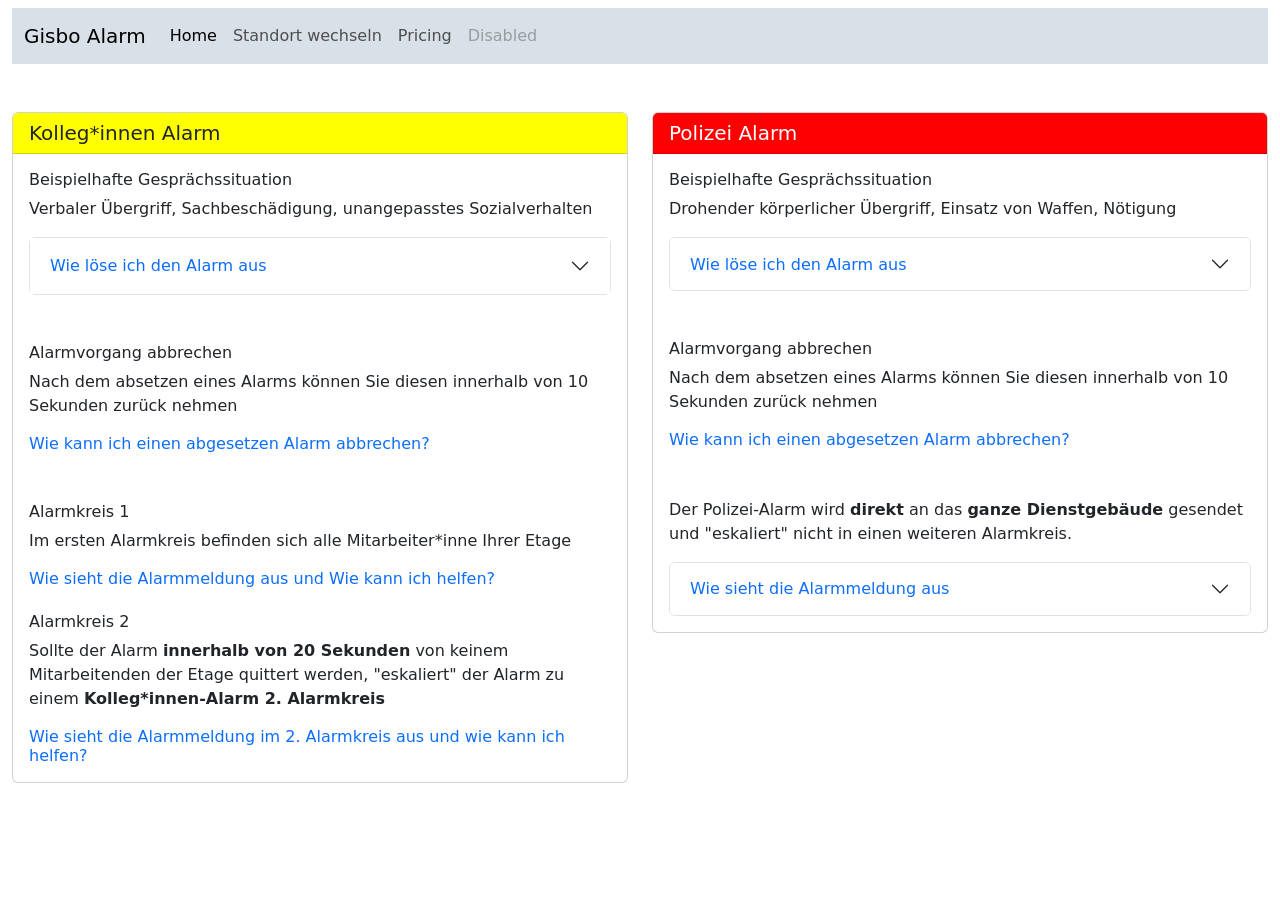
<file: GibsoHandout/index.html>
<!doctype html>
<html lang="en">
  <head>
    <!-- Required meta tags -->
    <meta charset="utf-8">
    <meta http-equiv="X-UA-Compatible" content="IE=edge">
    <meta name="viewport" content="width=device-width, initial-scale=1">
    <title>Handout Gisbo-Alarm</title>
    <link rel="stylesheet" href="assets/css/style.css">
    <!-- Bootstrap CSS -->
    <link href="https://cdn.jsdelivr.net/npm/bootstrap@5.0.2/dist/css/bootstrap.min.css" rel="stylesheet" integrity="sha384-EVSTQN3/azprG1Anm3QDgpJLIm9Nao0Yz1ztcQTwFspd3yD65VohhpuuCOmLASjC" crossorigin="anonymous">
  </head>
  <body>

  <!-- <nav class="navbar navbar-light bg-light">
  <div class="container-fluid">
    <a class="navbar-brand" href="#">
      <img src="/docs/5.0/assets/brand/bootstrap-logo.svg" alt="" width="30" height="24" class="d-inline-block align-text-top">
      Bootstrap
    </a>
    <div class="collapse navbar-collapse" id="navbarNavAltMarkup">
      <div class="navbar-nav">
        <a class="nav-link active" aria-current="page" href="#">Home</a>
        <a class="nav-link" href="#">Features</a>
        <a class="nav-link" href="#">Pricing</a>
        <a class="nav-link disabled" href="#" tabindex="-1" aria-disabled="true">Disabled</a>
      </div>
    </div>

  </div>
  
</nav> -->
<!--#d9e0e7' -->
<div class="container-fluid">
<nav class="navbar sticky-top navbar-expand-lg navbar-light mt-2" style="background-color: #d9e0e7;">
  <div class="container-fluid">
    <a class="navbar-brand" href="#">Gisbo Alarm</a>
    <button class="navbar-toggler" type="button" data-bs-toggle="collapse" data-bs-target="#navbarNavAltMarkup" aria-controls="navbarNavAltMarkup" aria-expanded="false" aria-label="Toggle navigation">
      <span class="navbar-toggler-icon"></span>
    </button>
    <div class="collapse navbar-collapse" id="navbarNavAltMarkup">
      <div class="navbar-nav">
        <a class="nav-link active" aria-current="page" href="#">Home</a>
        <a class="nav-link" href="ChangeLocation.html">Standort wechseln</a>
        <a class="nav-link" href="#">Pricing</a>
        <a class="nav-link disabled" href="#" tabindex="-1" aria-disabled="true">Disabled</a>
      </div>
    </div>
  </div>
</nav>

    

    
    <div class="row mt-5">
      <div class="col-sm-6">
        <div class="card">

          <h5 class="card-header" style="background-color: yellow;">Kolleg*innen Alarm</h5>

          <div class="card-body">
            <h6 class="card-title">Beispielhafte Gesprächssituation</h6>
            <p class="card-text">Verbaler Übergriff, Sachbeschädigung, unangepasstes Sozialverhalten</p>
            
            <div class="accordion">
              <div class="accordion-item">
                <!-- <h2 class="accordion-header" id="headingOne"> -->
                  <button class="accordion-button collapsed text-primary" type="button" data-bs-toggle="collapse" data-bs-target="#collapseOne" aria-expanded="true" aria-controls="collapseOne">
                    Wie löse ich den Alarm aus
                  </button>
                <!-- </h2> -->

                <div id="collapseOne" class="accordion-collapse collapse" aria-labelledby="headingOne" data-bs-parent="#accordionExample">
                  <div class="accordion-body">
                    <div class="container px-2">
                       <div class="row gx-5">
                        <p>Per Tastatur...</p>
                          <div class="col">
                            <img src="assets/img/tastatur_yellow.jpg" class="img-fluid" alt="AlarmTastaturYellow">
                          </div>
                          <div class="col">
                            <p>Die Tasten <strong>Pfeil nach links, Pfeil nach unten und Pfeil nach rechts</strong> für mind. 3 Sekunden gleichzeitig gedrückt halten.</p>
                          </div>
                      </div>
                      <div class="row gx-5 mt-3">
                        <p>oder mit den Desktop-Buttons...</p>
                          <div class="col">
                            <img src="assets/img/alarmierung_desktop_buttons.png" class="img-fluid mx-auto d-block" alt="AlarmDesktopButtonsYellow">
                          </div>
                          <div class="col">
                            <p>Maus-Klick auf den Gelben Button</p>
                          </div>
                      </div>
                      <div class="row gx-5 mt-3">
                        <p>oder mit dem Funkmelder (wenn vorhanden)</p>
                          <div class="col">
                            <img src="assets/img/alarmierung_desktop_buttons.png" class="img-fluid" alt="AlarmDesktopButtonsYellow">
                          </div>
                          <div class="col">
                            <p>Obere Taste drücken</p>
                          </div>
                      </div>
                    </div>
                  </div>
                </div>
              </div>
            </div>

            <h6 class="card-title mt-5">Alarmvorgang abbrechen</h6>
            <p class="card-text">Nach dem absetzen eines Alarms können Sie diesen innerhalb von 10 Sekunden zurück nehmen</p>

            <div>
              <div class="accordion-item">
                <h2 class="accordion-header" id="headingYellowTwo">
                  <button class="accordion-button collapsed text-primary" type="button" data-bs-toggle="collapse" data-bs-target="#collapseYellowTwo" aria-expanded="false" aria-controls="collapseYellowTwo">
                    Wie kann ich einen abgesetzen Alarm abbrechen?
                  </button>
                </h2>
                <div id="collapseYellowTwo" class="accordion-collapse collapse" aria-labelledby="headingYellowTwo" data-bs-parent="#accordionExample">
                  <div class="accordion-body">
                    <img src="assets/img/alarmierung_abbrechen.png" alt="AlarmAbbrechen">
                    <p class="mt-3">Mit Klick auf den Button „Abbrechen“ oder auf die Taste „esc“ (oben links auf der Tastatur) kann der Alarm gestoppt werden. Der Alarm wird dann nicht an andere Benutzer gesendet. Fehlalarme sollen so vorgebeugt werden. Nach Ablauf dieser Zeit erhalten alle Mitarbeitenden des ersten Alarmkreises eine Benachrichtigung (optisch und akustisch).</p>
                  </div>
                </div>
              </div>
            </div>

            <h6 class="card-title mt-5">Alarmkreis 1</h6>
            <p class="card-text">Im ersten Alarmkreis befinden sich alle Mitarbeiter*inne Ihrer Etage</p>

            <div>
              <div class="accordion-item">
                <h2 class="accordion-header" id="headingTwo">
                  <button class="accordion-button collapsed text-primary" type="button" data-bs-toggle="collapse" data-bs-target="#collapseTwo" aria-expanded="false" aria-controls="collapseTwo">
                    Wie sieht die Alarmmeldung aus und Wie kann ich helfen?
                  </button>
                </h2>
                <div id="collapseTwo" class="accordion-collapse collapse" aria-labelledby="headingTwo" data-bs-parent="#accordionExample">
                  <div class="accordion-body">
                    <div class="container px-2">
                      <div class="row gx-5">
                        <p>Im <strong>Alarmmeldungsfenster</strong> können alle für diesen Alarmtyp relavanten Handlungsanweisungen nachgelesen werden.</p>
                        <p>Auf allen Bildschirmen, welche sich in der gleichen Etage befinden, wird dieses Alarmfenster angezeigt und es ertönt ein Alarmton. Dies passiert 20 Sekunden lang bzw. bis eine andere Person
                                        auf der Etage den Alarm bestätigt. Parallel dazu werden alle Abteilungsleitungen über den Alarm informiert.</p>
                        <p>Das Alarmfenster schließt sich auf allen Bildschirmen des Alarmkreises, sobald der Alarm von einer Person quittiert wird.
                          Nur für die Person, die den Alarm quittiert, sind die Handlungsanweisungen noch nach der Bestätigung sichtbar.
                          Bestätigen Sie daher den Alarm, <strong>schließen Sie jedoch nicht die Alarmmeldung an sich!</strong></p>
                        <div class="col">
                            <img src="assets/img/alarmmeldung_yellow_1.png" alt="AlarmGelb">
                        </div>
                          <div class="col">
                            <p class="mt-4">
                            </p>
                          </div>
                      </div>
                    </div>
                    <p class="mt-3 text-success"><strong>Wie kann ich helfen?</strong></p>
                    <ul>
                      <li>Schritt 1: Sofern Sie sich in der Lage fühlen, bestätigen Sie den Alarm</li>
                      <li>Schritt 2: Sprechen Sie aktiv zwei weitere Personen an, die Sie unterstützen</li>
                      <li>Schritt 3: Begeben Sie sich zusammen VOR die Bürotür des o.g. Raums</li>
                      <li>Schritt 4: Deeskalieren Sie gemeinsam die Situation</li>
                    </ul>
                  </div>
                </div>
              </div>
            </div>

            <h6 class="card-title mt-4">Alarmkreis 2</h6>
            <p class="card-text">Sollte der Alarm <strong>innerhalb von 20 Sekunden</strong> von keinem Mitarbeitenden der Etage quittert werden, "eskaliert" 
              der Alarm zu einem <strong>Kolleg*innen-Alarm 2. Alarmkreis</strong>
            </p>

            <div>
              <div class="accordion-item">
                <h2 class="accordion-header" id="headingThree">
                  <button class="accordion-button collapsed text-primary" type="button" data-bs-toggle="collapse" data-bs-target="#collapseThree" aria-expanded="false" aria-controls="collapseTwo">
                    Wie sieht die Alarmmeldung im 2. Alarmkreis aus und wie kann ich helfen?
                  </button>
                </h2>
                <div id="collapseThree" class="accordion-collapse collapse" aria-labelledby="headingThree" data-bs-parent="#accordionExample">
                  <div class="accordion-body">
                    <div class="container px-2">
                      <div class="row gx-5">
                        <div class="col">
                          <img src="assets/img/alarmmeldung_yellow_2.png" alt="AlarmGelb">
                        </div>
                        <div class="col">
                          <p class="mt-4">Auf allen Bildschirmen im gesamten Gebäude, wird dieses Alarmfenster angezeigt und es ertönt ein Alarmton. Dies passiert 20 Sekunden lang bzw. bis eine andere Person
                                        auf der Etage den Alarm bestätigt. Parallel dazu werden alle Abteilungsleitungen über den Alarm informiert.
                            </p>
                        </div>
                      </div>
                    </div>

                    
                    <strong>This is the second item's accordion body.</strong> It is hidden by default, until the collapse plugin adds the appropriate classes that we use to style each element. These classes control the overall appearance, as well as the showing and hiding via CSS transitions. You can modify any of this with custom CSS or overriding our default variables. It's also worth noting that just about any HTML can go within the <code>.accordion-body</code>, though the transition does limit overflow.
                  </div>
                </div>
              </div>
            </div>


          </div>
        </div>
      </div>

      <div class="col-sm-6">
        <div class="card">

          <h5 class="card-header text-white" style="background-color: red;">
            Polizei Alarm
          </h5>

          <div class="card-body">
            <h6 class="card-title">Beispielhafte Gesprächssituation</h6>
            <p class="card-text">Drohender körperlicher Übergriff, Einsatz von Waffen, Nötigung</p>

            <div class="accordion mt-2">
              <div class="accordion-item">
                <h2 class="accordion-header" id="headingOneRed">
                  <button class="accordion-button collapsed text-primary" type="button" data-bs-toggle="collapse" data-bs-target="#collapseOneRed" aria-expanded="true" aria-controls="collapseOne">
                    Wie löse ich den Alarm aus
                  </button>
                </h2>
                <div id="collapseOneRed" class="accordion-collapse collapse" aria-labelledby="headingOne" data-bs-parent="#accordionExample">
                  <div class="accordion-body">
                    <img src="assets/img/alarmierung_red.png" alt="AlarmGelb">
                  </div>
                </div>
              </div>
            </div>

            <h6 class="card-title mt-5">Alarmvorgang abbrechen</h6>
            <p class="card-text">Nach dem absetzen eines Alarms können Sie diesen innerhalb von 10 Sekunden zurück nehmen</p>

            <div>
              <div class="accordion-item">
                <h2 class="accordion-header" id="headingRedTwo">
                  <button class="accordion-button collapsed text-primary" type="button" data-bs-toggle="collapse" data-bs-target="#collapseRedTwo" aria-expanded="false" aria-controls="collapseRedTwo">
                    Wie kann ich einen abgesetzen Alarm abbrechen?
                  </button>
                </h2>
                <div id="collapseRedTwo" class="accordion-collapse collapse" aria-labelledby="headingRedTwo" data-bs-parent="#accordionExample">
                  <div class="accordion-body">
                    <img src="assets/img/alarmierung_abbrechen.png" alt="AlarmAbbrechen">
                    <p class="mt-3">Mit Klick auf den Button „Abbrechen“ oder auf die Taste „esc“ (oben links auf der Tastatur) kann der Alarm gestoppt werden. Der Alarm wird dann nicht an andere Benutzer gesendet. Fehlalarme sollen so vorgebeugt werden. Nach Ablauf dieser Zeit erhalten alle Mitarbeitenden des ersten Alarmkreises eine Benachrichtigung (optisch und akustisch).</p>
                  </div>
                </div>
              </div>
            </div>
            
            <p class="card-text mt-5">Der Polizei-Alarm wird <strong>direkt</strong> an das <strong>ganze Dienstgebäude</strong> gesendet und "eskaliert" nicht in einen weiteren Alarmkreis.</p>

            <div class="accordion mt-2">
              <div class="accordion-item">
                <h2 class="accordion-header" id="headingAlarmMessageRed">
                  <button class="accordion-button collapsed text-primary" type="button" data-bs-toggle="collapse" data-bs-target="#AlarmMessageRed" aria-expanded="true" aria-controls="collapseOne">
                    Wie sieht die Alarmmeldung aus
                  </button>
                </h2>

                <div id="AlarmMessageRed" class="accordion-collapse collapse" aria-labelledby="headingOne" data-bs-parent="#accordionExample">
                  <div class="accordion-body">
                    <img src="assets/img/alarmmeldung_red.png" alt="AlarmGelb">
                  </div>
                </div>
              </div>
            </div>
            
          </div>
        </div>
      </div>
    </div>



    <!-- Optional JavaScript; choose one of the two! -->

    <!-- Option 1: Bootstrap Bundle with Popper -->
    <script src="https://cdn.jsdelivr.net/npm/bootstrap@5.0.2/dist/js/bootstrap.bundle.min.js" integrity="sha384-MrcW6ZMFYlzcLA8Nl+NtUVF0sA7MsXsP1UyJoMp4YLEuNSfAP+JcXn/tWtIaxVXM" crossorigin="anonymous"></script>

    <!-- Option 2: Separate Popper and Bootstrap JS -->
    <!--
    <script src="https://cdn.jsdelivr.net/npm/@popperjs/core@2.9.2/dist/umd/popper.min.js" integrity="sha384-IQsoLXl5PILFhosVNubq5LC7Qb9DXgDA9i+tQ8Zj3iwWAwPtgFTxbJ8NT4GN1R8p" crossorigin="anonymous"></script>
    <script src="https://cdn.jsdelivr.net/npm/bootstrap@5.0.2/dist/js/bootstrap.min.js" integrity="sha384-cVKIPhGWiC2Al4u+LWgxfKTRIcfu0JTxR+EQDz/bgldoEyl4H0zUF0QKbrJ0EcQF" crossorigin="anonymous"></script>
    -->
    </div>
  </body>
</html>
</file>
<file: GibsoHandout/assets/css/style.css>
body {
    /* display: grid; */
    margin: 50px;
    /* font-family: 'WorkSans-VariableFont';
    background-color: #2e2e2e; */
}
</file>
